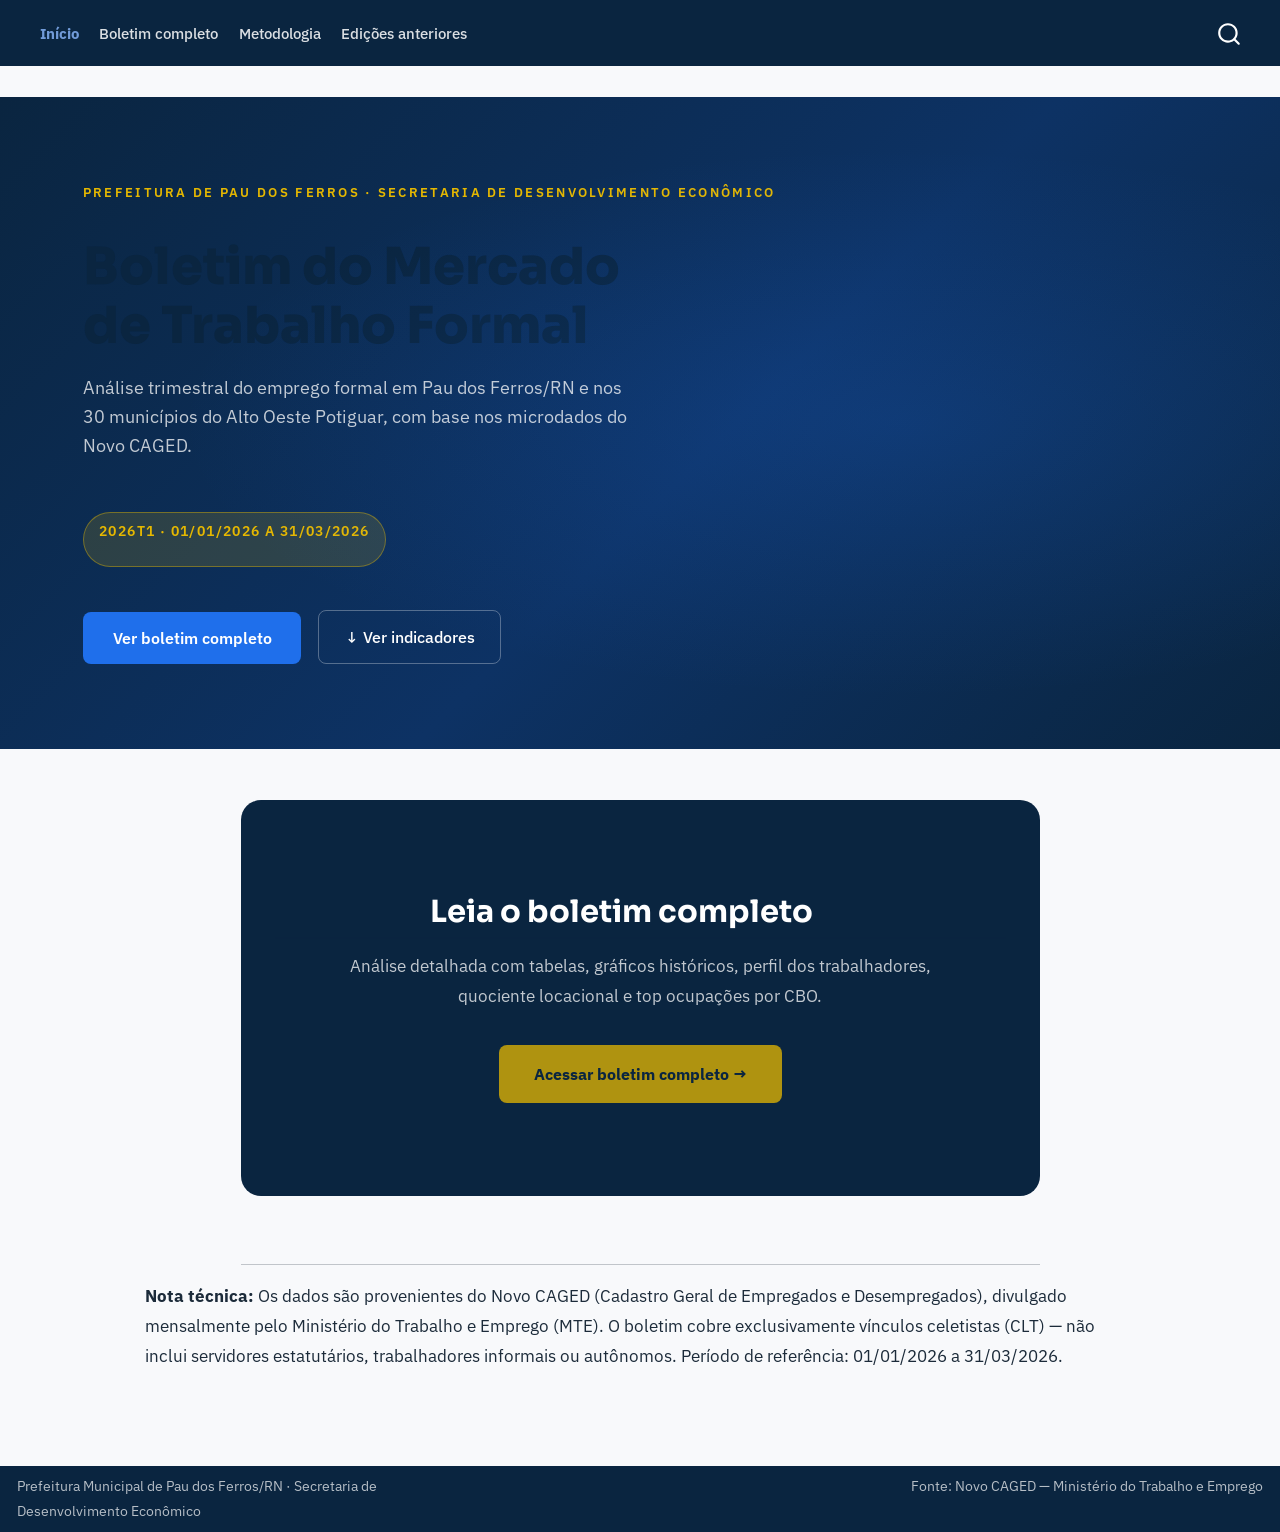
<file: index.html>
<!DOCTYPE html>
<html xmlns="http://www.w3.org/1999/xhtml" lang="en" xml:lang="en"><head>

<meta charset="utf-8">
<meta name="generator" content="quarto-1.9.37">

<meta name="viewport" content="width=device-width, initial-scale=1.0, user-scalable=yes">


<title>Início – Boletim do Mercado de Trabalho</title>
<style>
/* Default styles provided by pandoc.
** See https://pandoc.org/MANUAL.html#variables-for-html for config info.
*/
code{white-space: pre-wrap;}
span.smallcaps{font-variant: small-caps;}
div.columns{display: flex; gap: min(4vw, 1.5em);}
div.column{flex: auto; overflow-x: auto;}
div.hanging-indent{margin-left: 1.5em; text-indent: -1.5em;}
ul.task-list{list-style: none;}
ul.task-list li input[type="checkbox"] {
  width: 0.8em;
  margin: 0 0.8em 0.2em -1em; /* quarto-specific, see https://github.com/quarto-dev/quarto-cli/issues/4556 */ 
  vertical-align: middle;
}
</style>


<script src="site_libs/quarto-nav/quarto-nav.js"></script>
<script src="site_libs/clipboard/clipboard.min.js"></script>
<script src="site_libs/quarto-search/autocomplete.umd.js"></script>
<script src="site_libs/quarto-search/fuse.min.js"></script>
<script src="site_libs/quarto-search/quarto-search.js"></script>
<meta name="quarto:offset" content="./">
<link href="./assets/favicon.ico" rel="icon">
<script src="site_libs/quarto-html/quarto.js" type="module"></script>
<script src="site_libs/quarto-html/tabsets/tabsets.js" type="module"></script>
<script src="site_libs/quarto-html/popper.min.js"></script>
<script src="site_libs/quarto-html/tippy.umd.min.js"></script>
<script src="site_libs/quarto-html/anchor.min.js"></script>
<link href="site_libs/quarto-html/tippy.css" rel="stylesheet">
<link href="site_libs/quarto-html/quarto-syntax-highlighting-7f8f88aac4f3542376d5c11b86a4c14d.css" rel="stylesheet" id="quarto-text-highlighting-styles">
<script src="site_libs/bootstrap/bootstrap.min.js"></script>
<link href="site_libs/bootstrap/bootstrap-icons.css" rel="stylesheet">
<link href="site_libs/bootstrap/bootstrap-97af301aa2922223bca9f4a1e733106c.min.css" rel="stylesheet" append-hash="true" id="quarto-bootstrap" data-mode="light">
<script id="quarto-search-options" type="application/json">{
  "location": "navbar",
  "copy-button": false,
  "collapse-after": 3,
  "panel-placement": "end",
  "type": "overlay",
  "limit": 50,
  "keyboard-shortcut": [
    "f",
    "/",
    "s"
  ],
  "show-item-context": false,
  "language": {
    "search-no-results-text": "No results",
    "search-matching-documents-text": "matching documents",
    "search-copy-link-title": "Copy link to search",
    "search-hide-matches-text": "Hide additional matches",
    "search-more-match-text": "more match in this document",
    "search-more-matches-text": "more matches in this document",
    "search-clear-button-title": "Clear",
    "search-text-placeholder": "",
    "search-detached-cancel-button-title": "Cancel",
    "search-submit-button-title": "Submit",
    "search-label": "Search"
  }
}</script>
<style>html{ scroll-behavior: smooth; }</style>


<meta property="og:title" content="Boletim do Mercado de Trabalho — Pau dos Ferros/RN">
<meta property="og:description" content="Análise trimestral do emprego formal no Alto Oeste Potiguar">
<meta property="og:image" content="assets/og-image.png">
<meta property="og:site_name" content="Boletim do Mercado de Trabalho">
</head>

<body class="nav-fixed fullcontent quarto-light">

<div id="quarto-search-results"></div>
  <header id="quarto-header" class="headroom fixed-top">
    <nav class="navbar navbar-expand-lg " data-bs-theme="dark">
      <div class="navbar-container container-fluid">
            <div id="quarto-search" class="" title="Search"></div>
          <button class="navbar-toggler" type="button" data-bs-toggle="collapse" data-bs-target="#navbarCollapse" aria-controls="navbarCollapse" role="menu" aria-expanded="false" aria-label="Toggle navigation" onclick="if (window.quartoToggleHeadroom) { window.quartoToggleHeadroom(); }">
  <span class="navbar-toggler-icon"></span>
</button>
          <div class="collapse navbar-collapse" id="navbarCollapse">
            <ul class="navbar-nav navbar-nav-scroll me-auto">
  <li class="nav-item">
    <a class="nav-link active" href="./index.html" aria-current="page"> 
<span class="menu-text"><strong>Início</strong></span></a>
  </li>  
  <li class="nav-item">
    <a class="nav-link" href="./boletim.html"> 
<span class="menu-text">Boletim completo</span></a>
  </li>  
  <li class="nav-item">
    <a class="nav-link" href="./metodologia.html"> 
<span class="menu-text">Metodologia</span></a>
  </li>  
  <li class="nav-item">
    <a class="nav-link" href="./edicoes.html"> 
<span class="menu-text">Edições anteriores</span></a>
  </li>  
</ul>
          </div> <!-- /navcollapse -->
            <div class="quarto-navbar-tools">
</div>
      </div> <!-- /container-fluid -->
    </nav>
</header>
<!-- content -->
<div id="quarto-content" class="quarto-container page-columns page-rows-contents page-layout-article page-navbar">
<!-- sidebar -->
<!-- margin-sidebar -->
    
<!-- main -->
<main class="content page-columns page-full" id="quarto-document-content">

<header id="title-block-header" class="quarto-title-block default">
<div class="quarto-title">
<h1 class="title">Início</h1>
</div>



<div class="quarto-title-meta">

    
  
    
  </div>
  


</header>


<div class="column-screen hero-wrap">
<div class="container">
<div class="row">
<div class="col-lg-8">
<div class="hero-eyebrow">
Prefeitura de Pau dos Ferros · Secretaria de Desenvolvimento Econômico
</div>
<section id="boletim-do-mercado-de-trabalho-formal" class="level1">
<h1>Boletim do Mercado<br>de Trabalho Formal</h1>
<p class="hero-sub">
Análise trimestral do emprego formal em Pau dos Ferros/RN e nos 30 municípios do Alto Oeste Potiguar, com base nos microdados do Novo CAGED.
</p>
<div class="hero-period">
<p>2026T1 · 01/01/2026 a 31/03/2026</p>
</div>
<div class="hero-cta">
<p><a href="boletim.html" class="btn btn-primary">Ver boletim completo</a> <a href="#indicadores" class="btn-outline">↓ Ver indicadores</a></p>
</div>
</section>
</div>
</div>
</div>
</div>
<div class="container page-columns page-full">
<section id="indicadores" class="level2 visually-hidden">
<h2 class="visually-hidden anchored" data-anchor-id="indicadores"></h2>
<div class="kpi-section">
<div class="kpi-grid">
<div class="kpi-card kpi-blue">
<div class="kpi-label">
Saldo trimestral
</div>
<div class="kpi-value">
79
</div>
<div class="kpi-change up">
+19 vs.&nbsp;2025T1
</div>
<div class="kpi-note">
Admissões − Desligamentos
</div>
</div>
<div class="kpi-card kpi-green">
<div class="kpi-label">
Estoque estimado
</div>
<div class="kpi-value">
4.702
</div>
<div class="kpi-change up">
+2,7% vs.&nbsp;2025T1
</div>
<div class="kpi-note">
Vínculos ativos ao final do trimestre
</div>
</div>
<div class="kpi-card kpi-amber">
<div class="kpi-label">
Admissões
</div>
<div class="kpi-value">
496
</div>
<div class="kpi-change flat">
Contratações no trimestre
</div>
<div class="kpi-note">
2026T1
</div>
</div>
<div class="kpi-card kpi-red">
<div class="kpi-label">
Desligamentos
</div>
<div class="kpi-value">
417
</div>
<div class="kpi-change flat">
Encerramentos no trimestre
</div>
<div class="kpi-note">
2026T1
</div>
</div>
<div class="kpi-card kpi-teal">
<div class="kpi-label">
Rotatividade
</div>
<div class="kpi-value">
8,9%
</div>
<div class="kpi-change flat">
Estabilidade dos vínculos
</div>
<div class="kpi-note">
Região: 4,1%
</div>
</div>
</div>
</div>
<hr>
<section id="destaques-setoriais" class="level3 section-header">
<h3 class="section-header anchored" data-anchor-id="destaques-setoriais">Destaques setoriais</h3>
<div class="section-header">
<div class="section-tag">
Estrutura do emprego
</div>
<strong>Saldo por setor — 2026T1</strong>
<p>
Desempenho de cada segmento da economia formal em Pau dos Ferros/RN
</p>
</div>
<div class="setor-grid">
<div class="setor-card">
<div class="setor-icon" style="background: #1F6FEB22;">
🛒
</div>
<div>
<pre><code>&lt;div class="setor-name"&gt;Comércio&lt;/div&gt;
&lt;div class="setor-saldo" style="color:#1F6FEB;"&gt;+50&lt;/div&gt;
&lt;div class="setor-detail"&gt;284 adm. · 234 desl.&lt;/div&gt;</code></pre>
</div>
</div>
<div class="setor-card">
<div class="setor-icon" style="background: #00875A22;">
💼
</div>
<div>
<pre><code>&lt;div class="setor-name"&gt;Serviços&lt;/div&gt;
&lt;div class="setor-saldo" style="color:#00875A;"&gt;+20&lt;/div&gt;
&lt;div class="setor-detail"&gt;173 adm. · 153 desl.&lt;/div&gt;</code></pre>
</div>
</div>
<div class="setor-card">
<div class="setor-icon" style="background: #E6B80022;">
🏭
</div>
<div>
<pre><code>&lt;div class="setor-name"&gt;Indústria&lt;/div&gt;
&lt;div class="setor-saldo" style="color:#E6B800;"&gt;+8&lt;/div&gt;
&lt;div class="setor-detail"&gt;20 adm. · 12 desl.&lt;/div&gt;</code></pre>
</div>
</div>
<div class="setor-card">
<div class="setor-icon" style="background: #8B5CF622;">
🏗️
</div>
<div>
<pre><code>&lt;div class="setor-name"&gt;Construção&lt;/div&gt;
&lt;div class="setor-saldo" style="color:#8B5CF6;"&gt;+1&lt;/div&gt;
&lt;div class="setor-detail"&gt;19 adm. · 18 desl.&lt;/div&gt;</code></pre>
</div>
</div>
</div>
<hr>
</section>
<section id="análise-resumida" class="level3 section-header">
<h3 class="section-header anchored" data-anchor-id="análise-resumida">Análise resumida</h3>
<div class="section-header">
<div class="section-tag">
Contexto
</div>
<p><strong>O que dizem os dados</strong></p>
</div>
<div class="analise-box">
<div class="analise-title">
📊 Pau dos Ferros/RN — 2026T1
</div>
<p>No 1º trimestre de 2026, o mercado de trabalho formal de Pau dos Ferros/RN registrou saldo positivo de <strong>79 vínculos</strong>, resultado de 496 admissões e 417 desligamentos. Em relação ao mesmo trimestre do ano anterior, o resultado indica melhora: o saldo variou +19 vínculos. Comércio liderou a geração de empregos, com saldo de 50 vínculos, respondendo pela maior contribuição setorial no período. 4 de 4 setores registraram resultado positivo.</p>
<p><strong><a href="boletim.html">Ver análise completa no boletim →</a></strong></p>
</div>
<hr>
</section>
<section id="panorama-regional" class="level3 section-header">
<h3 class="section-header anchored" data-anchor-id="panorama-regional">Panorama regional</h3>
<div class="section-header">
<div class="section-tag">
Alto Oeste Potiguar
</div>
<p><strong>30 municípios · 2026T1</strong></p>
</div>
<div class="kpi-grid">
<div class="kpi-card kpi-blue">
<div class="kpi-label">
Saldo regional
</div>
<div class="kpi-value">
234
</div>
<div class="kpi-change flat">
Alto Oeste Potiguar
</div>
<div class="kpi-note">
Soma dos 30 municípios
</div>
</div>
<div class="kpi-card kpi-green">
<div class="kpi-label">
Estoque regional
</div>
<div class="kpi-value">
5.651
</div>
<div class="kpi-change flat">
Vínculos ativos
</div>
<div class="kpi-note">
Estimativa agregada
</div>
</div>
<div class="kpi-card kpi-amber">
<div class="kpi-label">
Admissões regionais
</div>
<div class="kpi-value">
992
</div>
<div class="kpi-change flat">
Contratações no trimestre
</div>
<div class="kpi-note">
Alto Oeste Potiguar
</div>
</div>
<div class="kpi-card kpi-teal">
<div class="kpi-label">
Participação de Pau dos Ferros/RN
</div>
<div class="kpi-value">
33,8%
</div>
<div class="kpi-change flat">
Do saldo regional
</div>
<div class="kpi-note">
No saldo líquido total
</div>
</div>
</div>
<hr>
</section>
</section>
<section id="leia-o-boletim-completo" class="level2 cta-section">
<h2 class="anchored" data-anchor-id="leia-o-boletim-completo">Leia o boletim completo</h2>
<p>Análise detalhada com tabelas, gráficos históricos, perfil dos trabalhadores,<br>quociente locacional e top ocupações por CBO.</p>
<p><a href="boletim.html" class="btn">Acessar boletim completo →</a></p>
</section>
<hr>
<div class="column-page">
<p><strong>Nota técnica:</strong> Os dados são provenientes do Novo CAGED (Cadastro Geral de Empregados e Desempregados), divulgado mensalmente pelo Ministério do Trabalho e Emprego (MTE). O boletim cobre exclusivamente vínculos celetistas (CLT) — não inclui servidores estatutários, trabalhadores informais ou autônomos. Período de referência: 01/01/2026 a 31/03/2026.</p>
</div>
</div>



</main> <!-- /main -->
<script id="quarto-html-after-body" type="application/javascript">
  window.document.addEventListener("DOMContentLoaded", function (event) {
    const icon = "";
    const anchorJS = new window.AnchorJS();
    anchorJS.options = {
      placement: 'right',
      icon: icon
    };
    anchorJS.add('.anchored');
    const isCodeAnnotation = (el) => {
      for (const clz of el.classList) {
        if (clz.startsWith('code-annotation-')) {                     
          return true;
        }
      }
      return false;
    }
    const onCopySuccess = function(e) {
      // button target
      const button = e.trigger;
      // don't keep focus
      button.blur();
      // flash "checked"
      button.classList.add('code-copy-button-checked');
      var currentTitle = button.getAttribute("title");
      button.setAttribute("title", "Copied!");
      let tooltip;
      if (window.bootstrap) {
        button.setAttribute("data-bs-toggle", "tooltip");
        button.setAttribute("data-bs-placement", "left");
        button.setAttribute("data-bs-title", "Copied!");
        tooltip = new bootstrap.Tooltip(button, 
          { trigger: "manual", 
            customClass: "code-copy-button-tooltip",
            offset: [0, -8]});
        tooltip.show();    
      }
      setTimeout(function() {
        if (tooltip) {
          tooltip.hide();
          button.removeAttribute("data-bs-title");
          button.removeAttribute("data-bs-toggle");
          button.removeAttribute("data-bs-placement");
        }
        button.setAttribute("title", currentTitle);
        button.classList.remove('code-copy-button-checked');
      }, 1000);
      // clear code selection
      e.clearSelection();
    }
    const getTextToCopy = function(trigger) {
      const outerScaffold = trigger.parentElement.cloneNode(true);
      const codeEl = outerScaffold.querySelector('code');
      for (const childEl of codeEl.children) {
        if (isCodeAnnotation(childEl)) {
          childEl.remove();
        }
      }
      return codeEl.innerText;
    }
    const clipboard = new window.ClipboardJS('.code-copy-button:not([data-in-quarto-modal])', {
      text: getTextToCopy
    });
    clipboard.on('success', onCopySuccess);
    if (window.document.getElementById('quarto-embedded-source-code-modal')) {
      const clipboardModal = new window.ClipboardJS('.code-copy-button[data-in-quarto-modal]', {
        text: getTextToCopy,
        container: window.document.getElementById('quarto-embedded-source-code-modal')
      });
      clipboardModal.on('success', onCopySuccess);
    }
      var localhostRegex = new RegExp(/^(?:http|https):\/\/localhost\:?[0-9]*\//);
      var mailtoRegex = new RegExp(/^mailto:/);
        var filterRegex = new RegExp('/' + window.location.host + '/');
      var isInternal = (href) => {
          return filterRegex.test(href) || localhostRegex.test(href) || mailtoRegex.test(href);
      }
      // Inspect non-navigation links and adorn them if external
     var links = window.document.querySelectorAll('a[href]:not(.nav-link):not(.navbar-brand):not(.toc-action):not(.sidebar-link):not(.sidebar-item-toggle):not(.pagination-link):not(.no-external):not([aria-hidden]):not(.dropdown-item):not(.quarto-navigation-tool):not(.about-link)');
      for (var i=0; i<links.length; i++) {
        const link = links[i];
        if (!isInternal(link.href)) {
          // undo the damage that might have been done by quarto-nav.js in the case of
          // links that we want to consider external
          if (link.dataset.originalHref !== undefined) {
            link.href = link.dataset.originalHref;
          }
            // target, if specified
            link.setAttribute("target", "_blank");
            if (link.getAttribute("rel") === null) {
              link.setAttribute("rel", "noopener");
            }
        }
      }
    function tippyHover(el, contentFn, onTriggerFn, onUntriggerFn) {
      const config = {
        allowHTML: true,
        maxWidth: 500,
        delay: 100,
        arrow: false,
        appendTo: function(el) {
            return el.parentElement;
        },
        interactive: true,
        interactiveBorder: 10,
        theme: 'quarto',
        placement: 'bottom-start',
      };
      if (contentFn) {
        config.content = contentFn;
      }
      if (onTriggerFn) {
        config.onTrigger = onTriggerFn;
      }
      if (onUntriggerFn) {
        config.onUntrigger = onUntriggerFn;
      }
      window.tippy(el, config); 
    }
    const noterefs = window.document.querySelectorAll('a[role="doc-noteref"]');
    for (var i=0; i<noterefs.length; i++) {
      const ref = noterefs[i];
      tippyHover(ref, function() {
        // use id or data attribute instead here
        let href = ref.getAttribute('data-footnote-href') || ref.getAttribute('href');
        try { href = new URL(href).hash; } catch {}
        const id = href.replace(/^#\/?/, "");
        const note = window.document.getElementById(id);
        if (note) {
          return note.innerHTML;
        } else {
          return "";
        }
      });
    }
    const xrefs = window.document.querySelectorAll('a.quarto-xref');
    const processXRef = (id, note) => {
      // Strip column container classes
      const stripColumnClz = (el) => {
        el.classList.remove("page-full", "page-columns");
        if (el.children) {
          for (const child of el.children) {
            stripColumnClz(child);
          }
        }
      }
      stripColumnClz(note)
      if (id === null || id.startsWith('sec-')) {
        // Special case sections, only their first couple elements
        const container = document.createElement("div");
        if (note.children && note.children.length > 2) {
          container.appendChild(note.children[0].cloneNode(true));
          for (let i = 1; i < note.children.length; i++) {
            const child = note.children[i];
            if (child.tagName === "P" && child.innerText === "") {
              continue;
            } else {
              container.appendChild(child.cloneNode(true));
              break;
            }
          }
          if (window.Quarto?.typesetMath) {
            window.Quarto.typesetMath(container);
          }
          return container.innerHTML
        } else {
          if (window.Quarto?.typesetMath) {
            window.Quarto.typesetMath(note);
          }
          return note.innerHTML;
        }
      } else {
        // Remove any anchor links if they are present
        const anchorLink = note.querySelector('a.anchorjs-link');
        if (anchorLink) {
          anchorLink.remove();
        }
        if (window.Quarto?.typesetMath) {
          window.Quarto.typesetMath(note);
        }
        if (note.classList.contains("callout")) {
          return note.outerHTML;
        } else {
          return note.innerHTML;
        }
      }
    }
    for (var i=0; i<xrefs.length; i++) {
      const xref = xrefs[i];
      tippyHover(xref, undefined, function(instance) {
        instance.disable();
        let url = xref.getAttribute('href');
        let hash = undefined; 
        if (url.startsWith('#')) {
          hash = url;
        } else {
          try { hash = new URL(url).hash; } catch {}
        }
        if (hash) {
          const id = hash.replace(/^#\/?/, "");
          const note = window.document.getElementById(id);
          if (note !== null) {
            try {
              const html = processXRef(id, note.cloneNode(true));
              instance.setContent(html);
            } finally {
              instance.enable();
              instance.show();
            }
          } else {
            // See if we can fetch this
            fetch(url.split('#')[0])
            .then(res => res.text())
            .then(html => {
              const parser = new DOMParser();
              const htmlDoc = parser.parseFromString(html, "text/html");
              const note = htmlDoc.getElementById(id);
              if (note !== null) {
                const html = processXRef(id, note);
                instance.setContent(html);
              } 
            }).finally(() => {
              instance.enable();
              instance.show();
            });
          }
        } else {
          // See if we can fetch a full url (with no hash to target)
          // This is a special case and we should probably do some content thinning / targeting
          fetch(url)
          .then(res => res.text())
          .then(html => {
            const parser = new DOMParser();
            const htmlDoc = parser.parseFromString(html, "text/html");
            const note = htmlDoc.querySelector('main.content');
            if (note !== null) {
              // This should only happen for chapter cross references
              // (since there is no id in the URL)
              // remove the first header
              if (note.children.length > 0 && note.children[0].tagName === "HEADER") {
                note.children[0].remove();
              }
              const html = processXRef(null, note);
              instance.setContent(html);
            } 
          }).finally(() => {
            instance.enable();
            instance.show();
          });
        }
      }, function(instance) {
      });
    }
        let selectedAnnoteEl;
        const selectorForAnnotation = ( cell, annotation) => {
          let cellAttr = 'data-code-cell="' + cell + '"';
          let lineAttr = 'data-code-annotation="' +  annotation + '"';
          const selector = 'span[' + cellAttr + '][' + lineAttr + ']';
          return selector;
        }
        const selectCodeLines = (annoteEl) => {
          const doc = window.document;
          const targetCell = annoteEl.getAttribute("data-target-cell");
          const targetAnnotation = annoteEl.getAttribute("data-target-annotation");
          const annoteSpan = window.document.querySelector(selectorForAnnotation(targetCell, targetAnnotation));
          const lines = annoteSpan.getAttribute("data-code-lines").split(",");
          const lineIds = lines.map((line) => {
            return targetCell + "-" + line;
          })
          let top = null;
          let height = null;
          let parent = null;
          if (lineIds.length > 0) {
              //compute the position of the single el (top and bottom and make a div)
              const el = window.document.getElementById(lineIds[0]);
              top = el.offsetTop;
              height = el.offsetHeight;
              parent = el.parentElement.parentElement;
            if (lineIds.length > 1) {
              const lastEl = window.document.getElementById(lineIds[lineIds.length - 1]);
              const bottom = lastEl.offsetTop + lastEl.offsetHeight;
              height = bottom - top;
            }
            if (top !== null && height !== null && parent !== null) {
              // cook up a div (if necessary) and position it 
              let div = window.document.getElementById("code-annotation-line-highlight");
              if (div === null) {
                div = window.document.createElement("div");
                div.setAttribute("id", "code-annotation-line-highlight");
                div.style.position = 'absolute';
                parent.appendChild(div);
              }
              div.style.top = top - 2 + "px";
              div.style.height = height + 4 + "px";
              div.style.left = 0;
              let gutterDiv = window.document.getElementById("code-annotation-line-highlight-gutter");
              if (gutterDiv === null) {
                gutterDiv = window.document.createElement("div");
                gutterDiv.setAttribute("id", "code-annotation-line-highlight-gutter");
                gutterDiv.style.position = 'absolute';
                const codeCell = window.document.getElementById(targetCell);
                const gutter = codeCell.querySelector('.code-annotation-gutter');
                gutter.appendChild(gutterDiv);
              }
              gutterDiv.style.top = top - 2 + "px";
              gutterDiv.style.height = height + 4 + "px";
            }
            selectedAnnoteEl = annoteEl;
          }
        };
        const unselectCodeLines = () => {
          const elementsIds = ["code-annotation-line-highlight", "code-annotation-line-highlight-gutter"];
          elementsIds.forEach((elId) => {
            const div = window.document.getElementById(elId);
            if (div) {
              div.remove();
            }
          });
          selectedAnnoteEl = undefined;
        };
          // Handle positioning of the toggle
      window.addEventListener(
        "resize",
        throttle(() => {
          elRect = undefined;
          if (selectedAnnoteEl) {
            selectCodeLines(selectedAnnoteEl);
          }
        }, 10)
      );
      function throttle(fn, ms) {
      let throttle = false;
      let timer;
        return (...args) => {
          if(!throttle) { // first call gets through
              fn.apply(this, args);
              throttle = true;
          } else { // all the others get throttled
              if(timer) clearTimeout(timer); // cancel #2
              timer = setTimeout(() => {
                fn.apply(this, args);
                timer = throttle = false;
              }, ms);
          }
        };
      }
        // Attach click handler to the DT
        const annoteDls = window.document.querySelectorAll('dt[data-target-cell]');
        for (const annoteDlNode of annoteDls) {
          annoteDlNode.addEventListener('click', (event) => {
            const clickedEl = event.target;
            if (clickedEl !== selectedAnnoteEl) {
              unselectCodeLines();
              const activeEl = window.document.querySelector('dt[data-target-cell].code-annotation-active');
              if (activeEl) {
                activeEl.classList.remove('code-annotation-active');
              }
              selectCodeLines(clickedEl);
              clickedEl.classList.add('code-annotation-active');
            } else {
              // Unselect the line
              unselectCodeLines();
              clickedEl.classList.remove('code-annotation-active');
            }
          });
        }
    const findCites = (el) => {
      const parentEl = el.parentElement;
      if (parentEl) {
        const cites = parentEl.dataset.cites;
        if (cites) {
          return {
            el,
            cites: cites.split(' ')
          };
        } else {
          return findCites(el.parentElement)
        }
      } else {
        return undefined;
      }
    };
    var bibliorefs = window.document.querySelectorAll('a[role="doc-biblioref"]');
    for (var i=0; i<bibliorefs.length; i++) {
      const ref = bibliorefs[i];
      const citeInfo = findCites(ref);
      if (citeInfo) {
        tippyHover(citeInfo.el, function() {
          var popup = window.document.createElement('div');
          citeInfo.cites.forEach(function(cite) {
            var citeDiv = window.document.createElement('div');
            citeDiv.classList.add('hanging-indent');
            citeDiv.classList.add('csl-entry');
            var biblioDiv = window.document.getElementById('ref-' + cite);
            if (biblioDiv) {
              citeDiv.innerHTML = biblioDiv.innerHTML;
            }
            popup.appendChild(citeDiv);
          });
          return popup.innerHTML;
        });
      }
    }
  });
  </script>
</div> <!-- /content -->
<footer class="footer">
  <div class="nav-footer">
    <div class="nav-footer-left">
<p>Prefeitura Municipal de Pau dos Ferros/RN · Secretaria de Desenvolvimento Econômico</p>
</div>   
    <div class="nav-footer-center">
      &nbsp;
    </div>
    <div class="nav-footer-right">
<p>Fonte: Novo CAGED — Ministério do Trabalho e Emprego</p>
</div>
  </div>
</footer>




<script src="site_libs/quarto-html/zenscroll-min.js"></script>
</body></html>
</file>
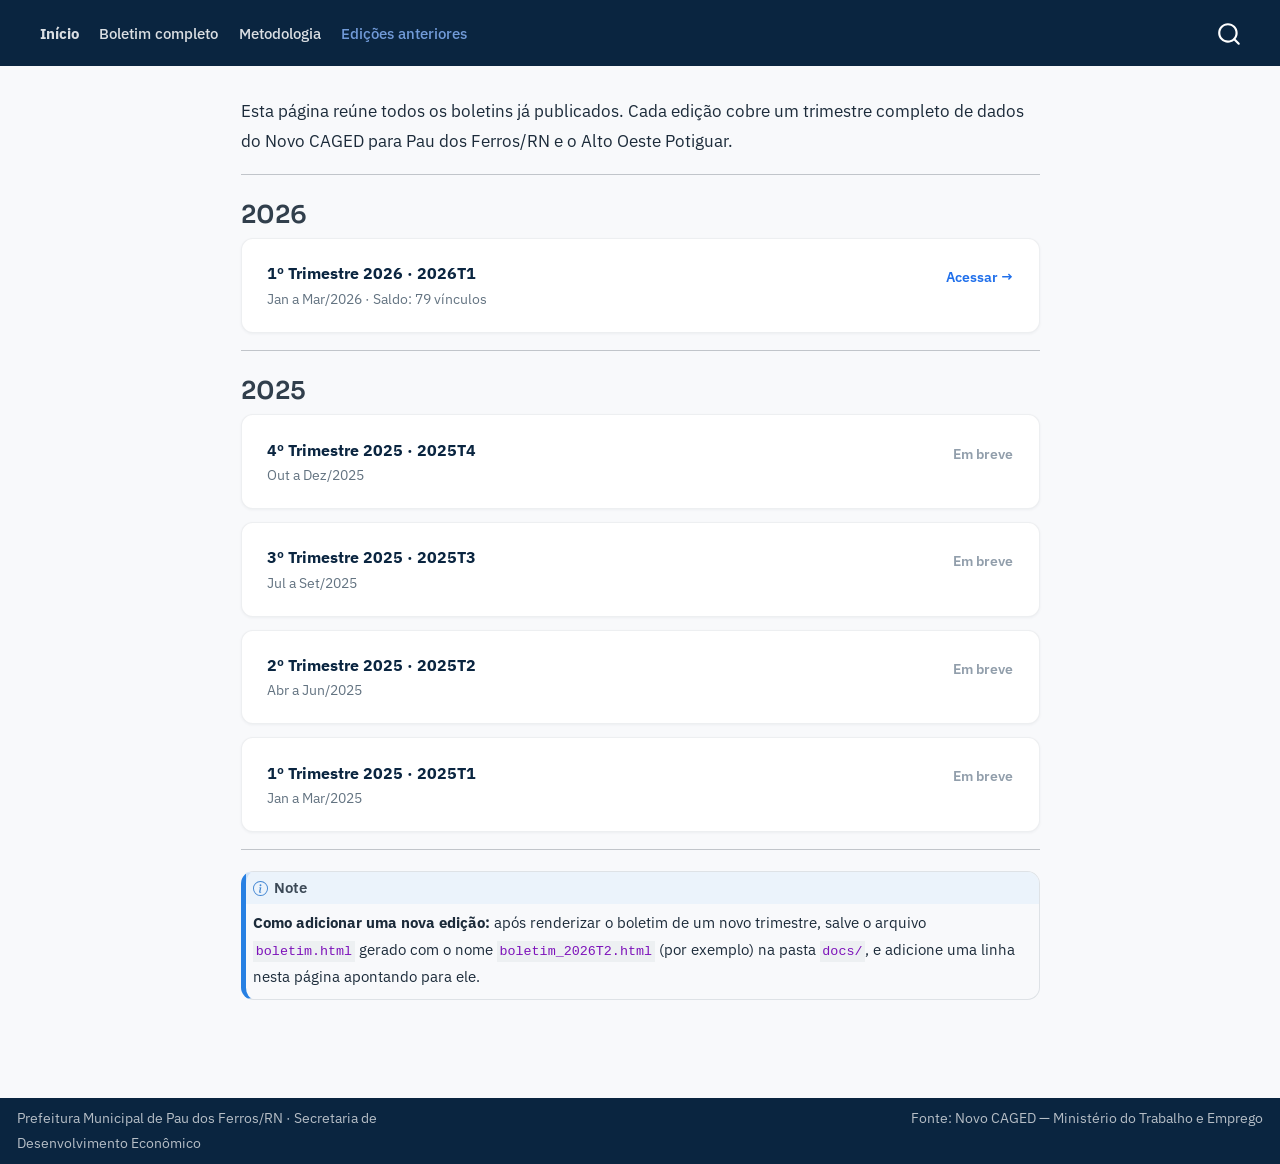
<file: edicoes.html>
<!DOCTYPE html>
<html xmlns="http://www.w3.org/1999/xhtml" lang="en" xml:lang="en"><head>

<meta charset="utf-8">
<meta name="generator" content="quarto-1.9.37">

<meta name="viewport" content="width=device-width, initial-scale=1.0, user-scalable=yes">


<title>Edições Anteriores – Boletim do Mercado de Trabalho</title>
<style>
/* Default styles provided by pandoc.
** See https://pandoc.org/MANUAL.html#variables-for-html for config info.
*/
code{white-space: pre-wrap;}
span.smallcaps{font-variant: small-caps;}
div.columns{display: flex; gap: min(4vw, 1.5em);}
div.column{flex: auto; overflow-x: auto;}
div.hanging-indent{margin-left: 1.5em; text-indent: -1.5em;}
ul.task-list{list-style: none;}
ul.task-list li input[type="checkbox"] {
  width: 0.8em;
  margin: 0 0.8em 0.2em -1em; /* quarto-specific, see https://github.com/quarto-dev/quarto-cli/issues/4556 */ 
  vertical-align: middle;
}
</style>


<script src="site_libs/quarto-nav/quarto-nav.js"></script>
<script src="site_libs/clipboard/clipboard.min.js"></script>
<script src="site_libs/quarto-search/autocomplete.umd.js"></script>
<script src="site_libs/quarto-search/fuse.min.js"></script>
<script src="site_libs/quarto-search/quarto-search.js"></script>
<meta name="quarto:offset" content="./">
<link href="./assets/favicon.ico" rel="icon">
<script src="site_libs/quarto-html/quarto.js" type="module"></script>
<script src="site_libs/quarto-html/tabsets/tabsets.js" type="module"></script>
<script src="site_libs/quarto-html/popper.min.js"></script>
<script src="site_libs/quarto-html/tippy.umd.min.js"></script>
<script src="site_libs/quarto-html/anchor.min.js"></script>
<link href="site_libs/quarto-html/tippy.css" rel="stylesheet">
<link href="site_libs/quarto-html/quarto-syntax-highlighting-7f8f88aac4f3542376d5c11b86a4c14d.css" rel="stylesheet" id="quarto-text-highlighting-styles">
<script src="site_libs/bootstrap/bootstrap.min.js"></script>
<link href="site_libs/bootstrap/bootstrap-icons.css" rel="stylesheet">
<link href="site_libs/bootstrap/bootstrap-97af301aa2922223bca9f4a1e733106c.min.css" rel="stylesheet" append-hash="true" id="quarto-bootstrap" data-mode="light">
<script id="quarto-search-options" type="application/json">{
  "location": "navbar",
  "copy-button": false,
  "collapse-after": 3,
  "panel-placement": "end",
  "type": "overlay",
  "limit": 50,
  "keyboard-shortcut": [
    "f",
    "/",
    "s"
  ],
  "show-item-context": false,
  "language": {
    "search-no-results-text": "No results",
    "search-matching-documents-text": "matching documents",
    "search-copy-link-title": "Copy link to search",
    "search-hide-matches-text": "Hide additional matches",
    "search-more-match-text": "more match in this document",
    "search-more-matches-text": "more matches in this document",
    "search-clear-button-title": "Clear",
    "search-text-placeholder": "",
    "search-detached-cancel-button-title": "Cancel",
    "search-submit-button-title": "Submit",
    "search-label": "Search"
  }
}</script>
<style>html{ scroll-behavior: smooth; }</style>


<meta property="og:title" content="Boletim do Mercado de Trabalho — Pau dos Ferros/RN">
<meta property="og:description" content="Análise trimestral do emprego formal no Alto Oeste Potiguar">
<meta property="og:image" content="assets/og-image.png">
<meta property="og:site_name" content="Boletim do Mercado de Trabalho">
</head>

<body class="nav-fixed fullcontent quarto-light">

<div id="quarto-search-results"></div>
  <header id="quarto-header" class="headroom fixed-top">
    <nav class="navbar navbar-expand-lg " data-bs-theme="dark">
      <div class="navbar-container container-fluid">
            <div id="quarto-search" class="" title="Search"></div>
          <button class="navbar-toggler" type="button" data-bs-toggle="collapse" data-bs-target="#navbarCollapse" aria-controls="navbarCollapse" role="menu" aria-expanded="false" aria-label="Toggle navigation" onclick="if (window.quartoToggleHeadroom) { window.quartoToggleHeadroom(); }">
  <span class="navbar-toggler-icon"></span>
</button>
          <div class="collapse navbar-collapse" id="navbarCollapse">
            <ul class="navbar-nav navbar-nav-scroll me-auto">
  <li class="nav-item">
    <a class="nav-link" href="./index.html"> 
<span class="menu-text"><strong>Início</strong></span></a>
  </li>  
  <li class="nav-item">
    <a class="nav-link" href="./boletim.html"> 
<span class="menu-text">Boletim completo</span></a>
  </li>  
  <li class="nav-item">
    <a class="nav-link" href="./metodologia.html"> 
<span class="menu-text">Metodologia</span></a>
  </li>  
  <li class="nav-item">
    <a class="nav-link active" href="./edicoes.html" aria-current="page"> 
<span class="menu-text">Edições anteriores</span></a>
  </li>  
</ul>
          </div> <!-- /navcollapse -->
            <div class="quarto-navbar-tools">
</div>
      </div> <!-- /container-fluid -->
    </nav>
</header>
<!-- content -->
<div id="quarto-content" class="quarto-container page-columns page-rows-contents page-layout-article page-navbar">
<!-- sidebar -->
<!-- margin-sidebar -->
    
<!-- main -->
<main class="content" id="quarto-document-content">

<header id="title-block-header" class="quarto-title-block default">
<div class="quarto-title">
<h1 class="title">Edições Anteriores</h1>
</div>



<div class="quarto-title-meta">

    
  
    
  </div>
  


</header>


<p>Esta página reúne todos os boletins já publicados. Cada edição cobre um trimestre completo de dados do Novo CAGED para Pau dos Ferros/RN e o Alto Oeste Potiguar.</p>
<hr>
<section id="section" class="level3">
<h3 class="anchored" data-anchor-id="section">2026</h3>
<div class="edicao-card">
<div>
<div class="ed-periodo">
1º Trimestre 2026 · 2026T1
</div>
<div class="ed-saldo">
Jan a Mar/2026 · Saldo: 79 vínculos
</div>
</div>
<p><a href="boletim.html" class="ed-link">Acessar →</a></p>
</div>
<hr>
</section>
<section id="section-1" class="level3">
<h3 class="anchored" data-anchor-id="section-1">2025</h3>
<div class="edicao-card">
<div>
<div class="ed-periodo">
4º Trimestre 2025 · 2025T4
</div>
<div class="ed-saldo">
Out a Dez/2025
</div>
</div>
<p><a href="#" class="ed-link" style="color:#919EAB">Em breve</a></p>
</div>
<div class="edicao-card">
<div>
<div class="ed-periodo">
3º Trimestre 2025 · 2025T3
</div>
<div class="ed-saldo">
Jul a Set/2025
</div>
</div>
<p><a href="#" class="ed-link" style="color:#919EAB">Em breve</a></p>
</div>
<div class="edicao-card">
<div>
<div class="ed-periodo">
2º Trimestre 2025 · 2025T2
</div>
<div class="ed-saldo">
Abr a Jun/2025
</div>
</div>
<p><a href="#" class="ed-link" style="color:#919EAB">Em breve</a></p>
</div>
<div class="edicao-card">
<div>
<div class="ed-periodo">
1º Trimestre 2025 · 2025T1
</div>
<div class="ed-saldo">
Jan a Mar/2025
</div>
</div>
<p><a href="#" class="ed-link" style="color:#919EAB">Em breve</a></p>
</div>
<hr>
<div class="callout callout-style-default callout-note callout-titled">
<div class="callout-header d-flex align-content-center">
<div class="callout-icon-container">
<i class="callout-icon"></i>
</div>
<div class="callout-title-container flex-fill">
Note
</div>
</div>
<div class="callout-body-container callout-body">
<p><strong>Como adicionar uma nova edição:</strong> após renderizar o boletim de um novo trimestre, salve o arquivo <code>boletim.html</code> gerado com o nome <code>boletim_2026T2.html</code> (por exemplo) na pasta <code>docs/</code>, e adicione uma linha nesta página apontando para ele.</p>
</div>
</div>


</section>

</main> <!-- /main -->
<script id="quarto-html-after-body" type="application/javascript">
  window.document.addEventListener("DOMContentLoaded", function (event) {
    const icon = "";
    const anchorJS = new window.AnchorJS();
    anchorJS.options = {
      placement: 'right',
      icon: icon
    };
    anchorJS.add('.anchored');
    const isCodeAnnotation = (el) => {
      for (const clz of el.classList) {
        if (clz.startsWith('code-annotation-')) {                     
          return true;
        }
      }
      return false;
    }
    const onCopySuccess = function(e) {
      // button target
      const button = e.trigger;
      // don't keep focus
      button.blur();
      // flash "checked"
      button.classList.add('code-copy-button-checked');
      var currentTitle = button.getAttribute("title");
      button.setAttribute("title", "Copied!");
      let tooltip;
      if (window.bootstrap) {
        button.setAttribute("data-bs-toggle", "tooltip");
        button.setAttribute("data-bs-placement", "left");
        button.setAttribute("data-bs-title", "Copied!");
        tooltip = new bootstrap.Tooltip(button, 
          { trigger: "manual", 
            customClass: "code-copy-button-tooltip",
            offset: [0, -8]});
        tooltip.show();    
      }
      setTimeout(function() {
        if (tooltip) {
          tooltip.hide();
          button.removeAttribute("data-bs-title");
          button.removeAttribute("data-bs-toggle");
          button.removeAttribute("data-bs-placement");
        }
        button.setAttribute("title", currentTitle);
        button.classList.remove('code-copy-button-checked');
      }, 1000);
      // clear code selection
      e.clearSelection();
    }
    const getTextToCopy = function(trigger) {
      const outerScaffold = trigger.parentElement.cloneNode(true);
      const codeEl = outerScaffold.querySelector('code');
      for (const childEl of codeEl.children) {
        if (isCodeAnnotation(childEl)) {
          childEl.remove();
        }
      }
      return codeEl.innerText;
    }
    const clipboard = new window.ClipboardJS('.code-copy-button:not([data-in-quarto-modal])', {
      text: getTextToCopy
    });
    clipboard.on('success', onCopySuccess);
    if (window.document.getElementById('quarto-embedded-source-code-modal')) {
      const clipboardModal = new window.ClipboardJS('.code-copy-button[data-in-quarto-modal]', {
        text: getTextToCopy,
        container: window.document.getElementById('quarto-embedded-source-code-modal')
      });
      clipboardModal.on('success', onCopySuccess);
    }
      var localhostRegex = new RegExp(/^(?:http|https):\/\/localhost\:?[0-9]*\//);
      var mailtoRegex = new RegExp(/^mailto:/);
        var filterRegex = new RegExp('/' + window.location.host + '/');
      var isInternal = (href) => {
          return filterRegex.test(href) || localhostRegex.test(href) || mailtoRegex.test(href);
      }
      // Inspect non-navigation links and adorn them if external
     var links = window.document.querySelectorAll('a[href]:not(.nav-link):not(.navbar-brand):not(.toc-action):not(.sidebar-link):not(.sidebar-item-toggle):not(.pagination-link):not(.no-external):not([aria-hidden]):not(.dropdown-item):not(.quarto-navigation-tool):not(.about-link)');
      for (var i=0; i<links.length; i++) {
        const link = links[i];
        if (!isInternal(link.href)) {
          // undo the damage that might have been done by quarto-nav.js in the case of
          // links that we want to consider external
          if (link.dataset.originalHref !== undefined) {
            link.href = link.dataset.originalHref;
          }
            // target, if specified
            link.setAttribute("target", "_blank");
            if (link.getAttribute("rel") === null) {
              link.setAttribute("rel", "noopener");
            }
        }
      }
    function tippyHover(el, contentFn, onTriggerFn, onUntriggerFn) {
      const config = {
        allowHTML: true,
        maxWidth: 500,
        delay: 100,
        arrow: false,
        appendTo: function(el) {
            return el.parentElement;
        },
        interactive: true,
        interactiveBorder: 10,
        theme: 'quarto',
        placement: 'bottom-start',
      };
      if (contentFn) {
        config.content = contentFn;
      }
      if (onTriggerFn) {
        config.onTrigger = onTriggerFn;
      }
      if (onUntriggerFn) {
        config.onUntrigger = onUntriggerFn;
      }
      window.tippy(el, config); 
    }
    const noterefs = window.document.querySelectorAll('a[role="doc-noteref"]');
    for (var i=0; i<noterefs.length; i++) {
      const ref = noterefs[i];
      tippyHover(ref, function() {
        // use id or data attribute instead here
        let href = ref.getAttribute('data-footnote-href') || ref.getAttribute('href');
        try { href = new URL(href).hash; } catch {}
        const id = href.replace(/^#\/?/, "");
        const note = window.document.getElementById(id);
        if (note) {
          return note.innerHTML;
        } else {
          return "";
        }
      });
    }
    const xrefs = window.document.querySelectorAll('a.quarto-xref');
    const processXRef = (id, note) => {
      // Strip column container classes
      const stripColumnClz = (el) => {
        el.classList.remove("page-full", "page-columns");
        if (el.children) {
          for (const child of el.children) {
            stripColumnClz(child);
          }
        }
      }
      stripColumnClz(note)
      if (id === null || id.startsWith('sec-')) {
        // Special case sections, only their first couple elements
        const container = document.createElement("div");
        if (note.children && note.children.length > 2) {
          container.appendChild(note.children[0].cloneNode(true));
          for (let i = 1; i < note.children.length; i++) {
            const child = note.children[i];
            if (child.tagName === "P" && child.innerText === "") {
              continue;
            } else {
              container.appendChild(child.cloneNode(true));
              break;
            }
          }
          if (window.Quarto?.typesetMath) {
            window.Quarto.typesetMath(container);
          }
          return container.innerHTML
        } else {
          if (window.Quarto?.typesetMath) {
            window.Quarto.typesetMath(note);
          }
          return note.innerHTML;
        }
      } else {
        // Remove any anchor links if they are present
        const anchorLink = note.querySelector('a.anchorjs-link');
        if (anchorLink) {
          anchorLink.remove();
        }
        if (window.Quarto?.typesetMath) {
          window.Quarto.typesetMath(note);
        }
        if (note.classList.contains("callout")) {
          return note.outerHTML;
        } else {
          return note.innerHTML;
        }
      }
    }
    for (var i=0; i<xrefs.length; i++) {
      const xref = xrefs[i];
      tippyHover(xref, undefined, function(instance) {
        instance.disable();
        let url = xref.getAttribute('href');
        let hash = undefined; 
        if (url.startsWith('#')) {
          hash = url;
        } else {
          try { hash = new URL(url).hash; } catch {}
        }
        if (hash) {
          const id = hash.replace(/^#\/?/, "");
          const note = window.document.getElementById(id);
          if (note !== null) {
            try {
              const html = processXRef(id, note.cloneNode(true));
              instance.setContent(html);
            } finally {
              instance.enable();
              instance.show();
            }
          } else {
            // See if we can fetch this
            fetch(url.split('#')[0])
            .then(res => res.text())
            .then(html => {
              const parser = new DOMParser();
              const htmlDoc = parser.parseFromString(html, "text/html");
              const note = htmlDoc.getElementById(id);
              if (note !== null) {
                const html = processXRef(id, note);
                instance.setContent(html);
              } 
            }).finally(() => {
              instance.enable();
              instance.show();
            });
          }
        } else {
          // See if we can fetch a full url (with no hash to target)
          // This is a special case and we should probably do some content thinning / targeting
          fetch(url)
          .then(res => res.text())
          .then(html => {
            const parser = new DOMParser();
            const htmlDoc = parser.parseFromString(html, "text/html");
            const note = htmlDoc.querySelector('main.content');
            if (note !== null) {
              // This should only happen for chapter cross references
              // (since there is no id in the URL)
              // remove the first header
              if (note.children.length > 0 && note.children[0].tagName === "HEADER") {
                note.children[0].remove();
              }
              const html = processXRef(null, note);
              instance.setContent(html);
            } 
          }).finally(() => {
            instance.enable();
            instance.show();
          });
        }
      }, function(instance) {
      });
    }
        let selectedAnnoteEl;
        const selectorForAnnotation = ( cell, annotation) => {
          let cellAttr = 'data-code-cell="' + cell + '"';
          let lineAttr = 'data-code-annotation="' +  annotation + '"';
          const selector = 'span[' + cellAttr + '][' + lineAttr + ']';
          return selector;
        }
        const selectCodeLines = (annoteEl) => {
          const doc = window.document;
          const targetCell = annoteEl.getAttribute("data-target-cell");
          const targetAnnotation = annoteEl.getAttribute("data-target-annotation");
          const annoteSpan = window.document.querySelector(selectorForAnnotation(targetCell, targetAnnotation));
          const lines = annoteSpan.getAttribute("data-code-lines").split(",");
          const lineIds = lines.map((line) => {
            return targetCell + "-" + line;
          })
          let top = null;
          let height = null;
          let parent = null;
          if (lineIds.length > 0) {
              //compute the position of the single el (top and bottom and make a div)
              const el = window.document.getElementById(lineIds[0]);
              top = el.offsetTop;
              height = el.offsetHeight;
              parent = el.parentElement.parentElement;
            if (lineIds.length > 1) {
              const lastEl = window.document.getElementById(lineIds[lineIds.length - 1]);
              const bottom = lastEl.offsetTop + lastEl.offsetHeight;
              height = bottom - top;
            }
            if (top !== null && height !== null && parent !== null) {
              // cook up a div (if necessary) and position it 
              let div = window.document.getElementById("code-annotation-line-highlight");
              if (div === null) {
                div = window.document.createElement("div");
                div.setAttribute("id", "code-annotation-line-highlight");
                div.style.position = 'absolute';
                parent.appendChild(div);
              }
              div.style.top = top - 2 + "px";
              div.style.height = height + 4 + "px";
              div.style.left = 0;
              let gutterDiv = window.document.getElementById("code-annotation-line-highlight-gutter");
              if (gutterDiv === null) {
                gutterDiv = window.document.createElement("div");
                gutterDiv.setAttribute("id", "code-annotation-line-highlight-gutter");
                gutterDiv.style.position = 'absolute';
                const codeCell = window.document.getElementById(targetCell);
                const gutter = codeCell.querySelector('.code-annotation-gutter');
                gutter.appendChild(gutterDiv);
              }
              gutterDiv.style.top = top - 2 + "px";
              gutterDiv.style.height = height + 4 + "px";
            }
            selectedAnnoteEl = annoteEl;
          }
        };
        const unselectCodeLines = () => {
          const elementsIds = ["code-annotation-line-highlight", "code-annotation-line-highlight-gutter"];
          elementsIds.forEach((elId) => {
            const div = window.document.getElementById(elId);
            if (div) {
              div.remove();
            }
          });
          selectedAnnoteEl = undefined;
        };
          // Handle positioning of the toggle
      window.addEventListener(
        "resize",
        throttle(() => {
          elRect = undefined;
          if (selectedAnnoteEl) {
            selectCodeLines(selectedAnnoteEl);
          }
        }, 10)
      );
      function throttle(fn, ms) {
      let throttle = false;
      let timer;
        return (...args) => {
          if(!throttle) { // first call gets through
              fn.apply(this, args);
              throttle = true;
          } else { // all the others get throttled
              if(timer) clearTimeout(timer); // cancel #2
              timer = setTimeout(() => {
                fn.apply(this, args);
                timer = throttle = false;
              }, ms);
          }
        };
      }
        // Attach click handler to the DT
        const annoteDls = window.document.querySelectorAll('dt[data-target-cell]');
        for (const annoteDlNode of annoteDls) {
          annoteDlNode.addEventListener('click', (event) => {
            const clickedEl = event.target;
            if (clickedEl !== selectedAnnoteEl) {
              unselectCodeLines();
              const activeEl = window.document.querySelector('dt[data-target-cell].code-annotation-active');
              if (activeEl) {
                activeEl.classList.remove('code-annotation-active');
              }
              selectCodeLines(clickedEl);
              clickedEl.classList.add('code-annotation-active');
            } else {
              // Unselect the line
              unselectCodeLines();
              clickedEl.classList.remove('code-annotation-active');
            }
          });
        }
    const findCites = (el) => {
      const parentEl = el.parentElement;
      if (parentEl) {
        const cites = parentEl.dataset.cites;
        if (cites) {
          return {
            el,
            cites: cites.split(' ')
          };
        } else {
          return findCites(el.parentElement)
        }
      } else {
        return undefined;
      }
    };
    var bibliorefs = window.document.querySelectorAll('a[role="doc-biblioref"]');
    for (var i=0; i<bibliorefs.length; i++) {
      const ref = bibliorefs[i];
      const citeInfo = findCites(ref);
      if (citeInfo) {
        tippyHover(citeInfo.el, function() {
          var popup = window.document.createElement('div');
          citeInfo.cites.forEach(function(cite) {
            var citeDiv = window.document.createElement('div');
            citeDiv.classList.add('hanging-indent');
            citeDiv.classList.add('csl-entry');
            var biblioDiv = window.document.getElementById('ref-' + cite);
            if (biblioDiv) {
              citeDiv.innerHTML = biblioDiv.innerHTML;
            }
            popup.appendChild(citeDiv);
          });
          return popup.innerHTML;
        });
      }
    }
  });
  </script>
</div> <!-- /content -->
<footer class="footer">
  <div class="nav-footer">
    <div class="nav-footer-left">
<p>Prefeitura Municipal de Pau dos Ferros/RN · Secretaria de Desenvolvimento Econômico</p>
</div>   
    <div class="nav-footer-center">
      &nbsp;
    </div>
    <div class="nav-footer-right">
<p>Fonte: Novo CAGED — Ministério do Trabalho e Emprego</p>
</div>
  </div>
</footer>




<script src="site_libs/quarto-html/zenscroll-min.js"></script>
</body></html>
</file>
<file: site_libs/quarto-html/tippy.css>
.tippy-box[data-animation=fade][data-state=hidden]{opacity:0}[data-tippy-root]{max-width:calc(100vw - 10px)}.tippy-box{position:relative;background-color:#333;color:#fff;border-radius:4px;font-size:14px;line-height:1.4;white-space:normal;outline:0;transition-property:transform,visibility,opacity}.tippy-box[data-placement^=top]>.tippy-arrow{bottom:0}.tippy-box[data-placement^=top]>.tippy-arrow:before{bottom:-7px;left:0;border-width:8px 8px 0;border-top-color:initial;transform-origin:center top}.tippy-box[data-placement^=bottom]>.tippy-arrow{top:0}.tippy-box[data-placement^=bottom]>.tippy-arrow:before{top:-7px;left:0;border-width:0 8px 8px;border-bottom-color:initial;transform-origin:center bottom}.tippy-box[data-placement^=left]>.tippy-arrow{right:0}.tippy-box[data-placement^=left]>.tippy-arrow:before{border-width:8px 0 8px 8px;border-left-color:initial;right:-7px;transform-origin:center left}.tippy-box[data-placement^=right]>.tippy-arrow{left:0}.tippy-box[data-placement^=right]>.tippy-arrow:before{left:-7px;border-width:8px 8px 8px 0;border-right-color:initial;transform-origin:center right}.tippy-box[data-inertia][data-state=visible]{transition-timing-function:cubic-bezier(.54,1.5,.38,1.11)}.tippy-arrow{width:16px;height:16px;color:#333}.tippy-arrow:before{content:"";position:absolute;border-color:transparent;border-style:solid}.tippy-content{position:relative;padding:5px 9px;z-index:1}
</file>
<file: site_libs/quarto-html/quarto-syntax-highlighting-7f8f88aac4f3542376d5c11b86a4c14d.css>
/* quarto syntax highlight colors */
:root {
  --quarto-hl-ot-color: #003B4F;
  --quarto-hl-at-color: #657422;
  --quarto-hl-ss-color: #20794D;
  --quarto-hl-an-color: #5E5E5E;
  --quarto-hl-fu-color: #4758AB;
  --quarto-hl-st-color: #20794D;
  --quarto-hl-cf-color: #003B4F;
  --quarto-hl-op-color: #5E5E5E;
  --quarto-hl-er-color: #AD0000;
  --quarto-hl-bn-color: #AD0000;
  --quarto-hl-al-color: #AD0000;
  --quarto-hl-va-color: #111111;
  --quarto-hl-bu-color: inherit;
  --quarto-hl-ex-color: inherit;
  --quarto-hl-pp-color: #AD0000;
  --quarto-hl-in-color: #5E5E5E;
  --quarto-hl-vs-color: #20794D;
  --quarto-hl-wa-color: #5E5E5E;
  --quarto-hl-do-color: #5E5E5E;
  --quarto-hl-im-color: #00769E;
  --quarto-hl-ch-color: #20794D;
  --quarto-hl-dt-color: #AD0000;
  --quarto-hl-fl-color: #AD0000;
  --quarto-hl-co-color: #5E5E5E;
  --quarto-hl-cv-color: #5E5E5E;
  --quarto-hl-cn-color: #8f5902;
  --quarto-hl-sc-color: #5E5E5E;
  --quarto-hl-dv-color: #AD0000;
  --quarto-hl-kw-color: #003B4F;
}

/* other quarto variables */
:root {
  --quarto-font-monospace: SFMono-Regular, Menlo, Monaco, Consolas, "Liberation Mono", "Courier New", monospace;
}

/* syntax highlight based on Pandoc's rules */
pre > code.sourceCode > span {
  color: #003B4F;
}

code.sourceCode > span {
  color: #003B4F;
}

div.sourceCode,
div.sourceCode pre.sourceCode {
  color: #003B4F;
}

/* Normal */
code span {
  color: #003B4F;
}

/* Alert */
code span.al {
  color: #AD0000;
  font-style: inherit;
}

/* Annotation */
code span.an {
  color: #5E5E5E;
  font-style: inherit;
}

/* Attribute */
code span.at {
  color: #657422;
  font-style: inherit;
}

/* BaseN */
code span.bn {
  color: #AD0000;
  font-style: inherit;
}

/* BuiltIn */
code span.bu {
  font-style: inherit;
}

/* ControlFlow */
code span.cf {
  color: #003B4F;
  font-weight: bold;
  font-style: inherit;
}

/* Char */
code span.ch {
  color: #20794D;
  font-style: inherit;
}

/* Constant */
code span.cn {
  color: #8f5902;
  font-style: inherit;
}

/* Comment */
code span.co {
  color: #5E5E5E;
  font-style: inherit;
}

/* CommentVar */
code span.cv {
  color: #5E5E5E;
  font-style: italic;
}

/* Documentation */
code span.do {
  color: #5E5E5E;
  font-style: italic;
}

/* DataType */
code span.dt {
  color: #AD0000;
  font-style: inherit;
}

/* DecVal */
code span.dv {
  color: #AD0000;
  font-style: inherit;
}

/* Error */
code span.er {
  color: #AD0000;
  font-style: inherit;
}

/* Extension */
code span.ex {
  font-style: inherit;
}

/* Float */
code span.fl {
  color: #AD0000;
  font-style: inherit;
}

/* Function */
code span.fu {
  color: #4758AB;
  font-style: inherit;
}

/* Import */
code span.im {
  color: #00769E;
  font-style: inherit;
}

/* Information */
code span.in {
  color: #5E5E5E;
  font-style: inherit;
}

/* Keyword */
code span.kw {
  color: #003B4F;
  font-weight: bold;
  font-style: inherit;
}

/* Operator */
code span.op {
  color: #5E5E5E;
  font-style: inherit;
}

/* Other */
code span.ot {
  color: #003B4F;
  font-style: inherit;
}

/* Preprocessor */
code span.pp {
  color: #AD0000;
  font-style: inherit;
}

/* SpecialChar */
code span.sc {
  color: #5E5E5E;
  font-style: inherit;
}

/* SpecialString */
code span.ss {
  color: #20794D;
  font-style: inherit;
}

/* String */
code span.st {
  color: #20794D;
  font-style: inherit;
}

/* Variable */
code span.va {
  color: #111111;
  font-style: inherit;
}

/* VerbatimString */
code span.vs {
  color: #20794D;
  font-style: inherit;
}

/* Warning */
code span.wa {
  color: #5E5E5E;
  font-style: italic;
}

.prevent-inlining {
  content: "</";
}

/*# sourceMappingURL=789ad8cd35626ba772517505b42a116e.css.map */
</file>
